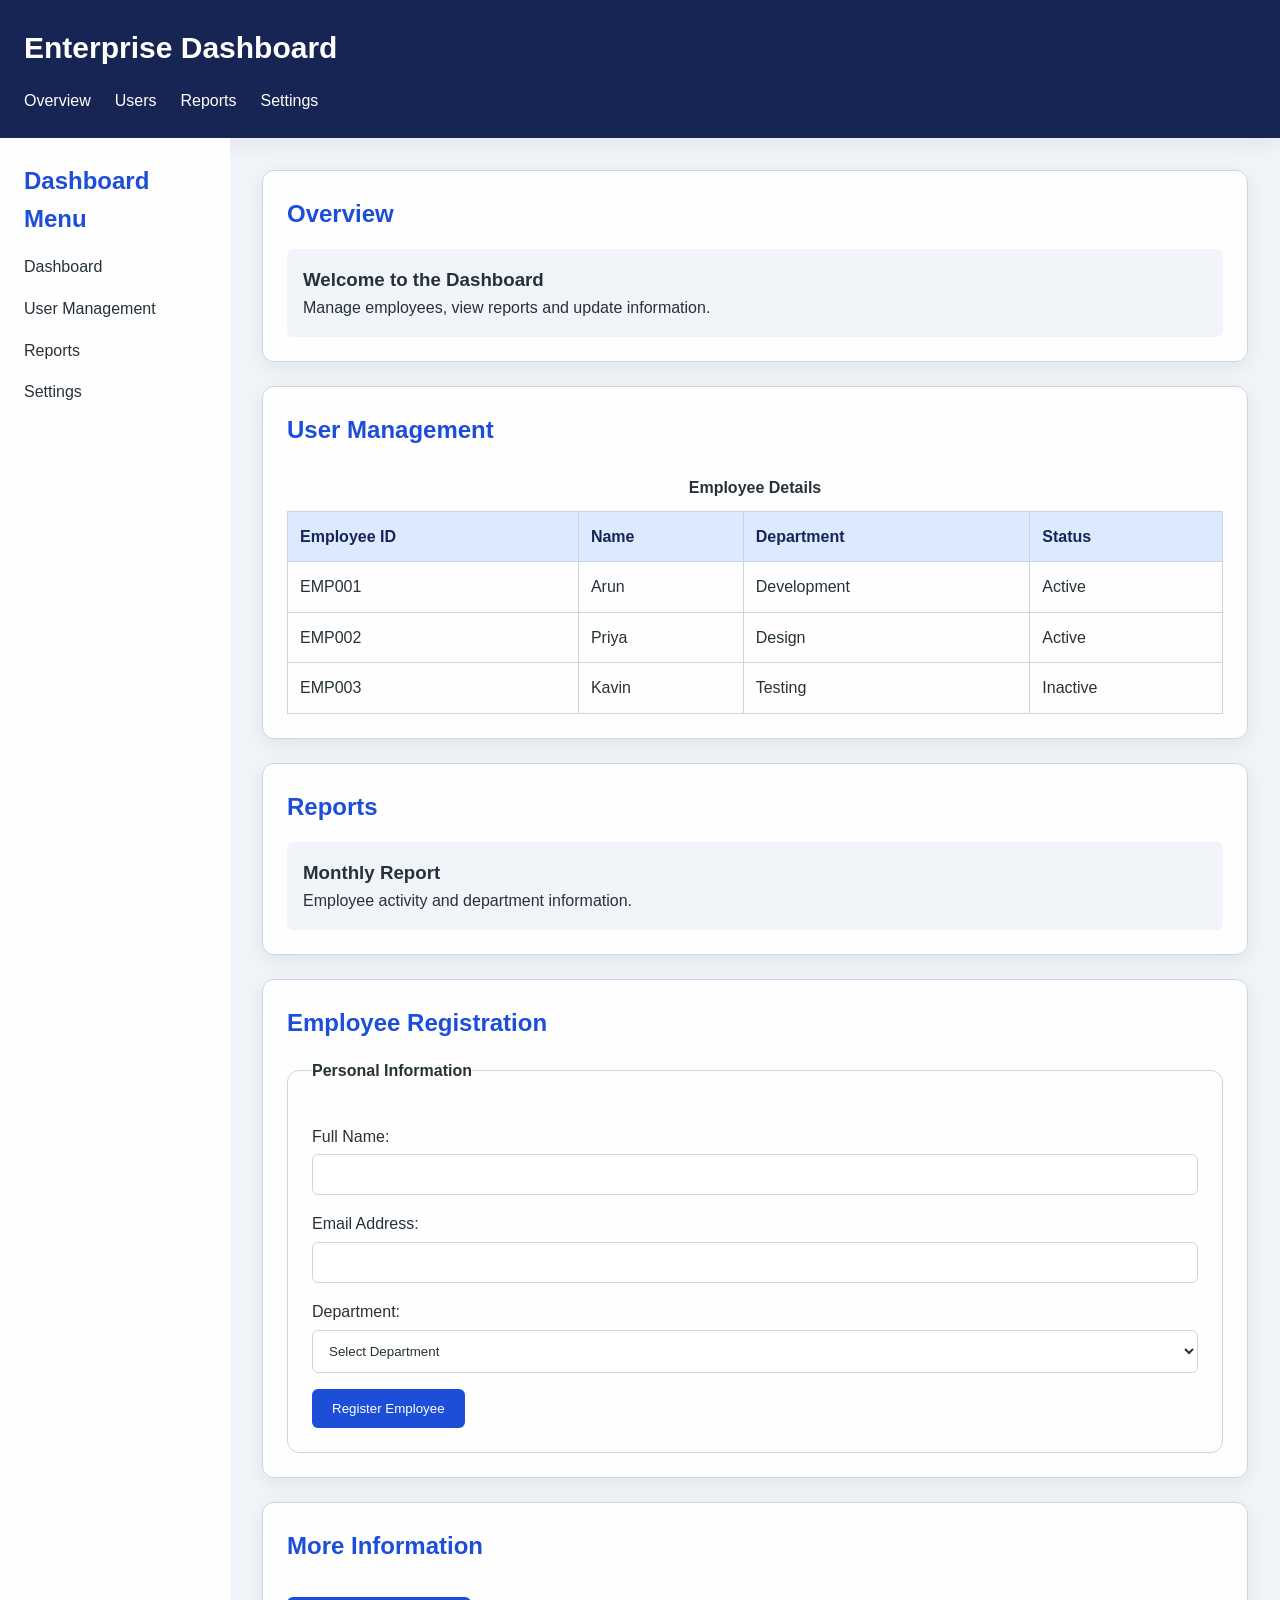
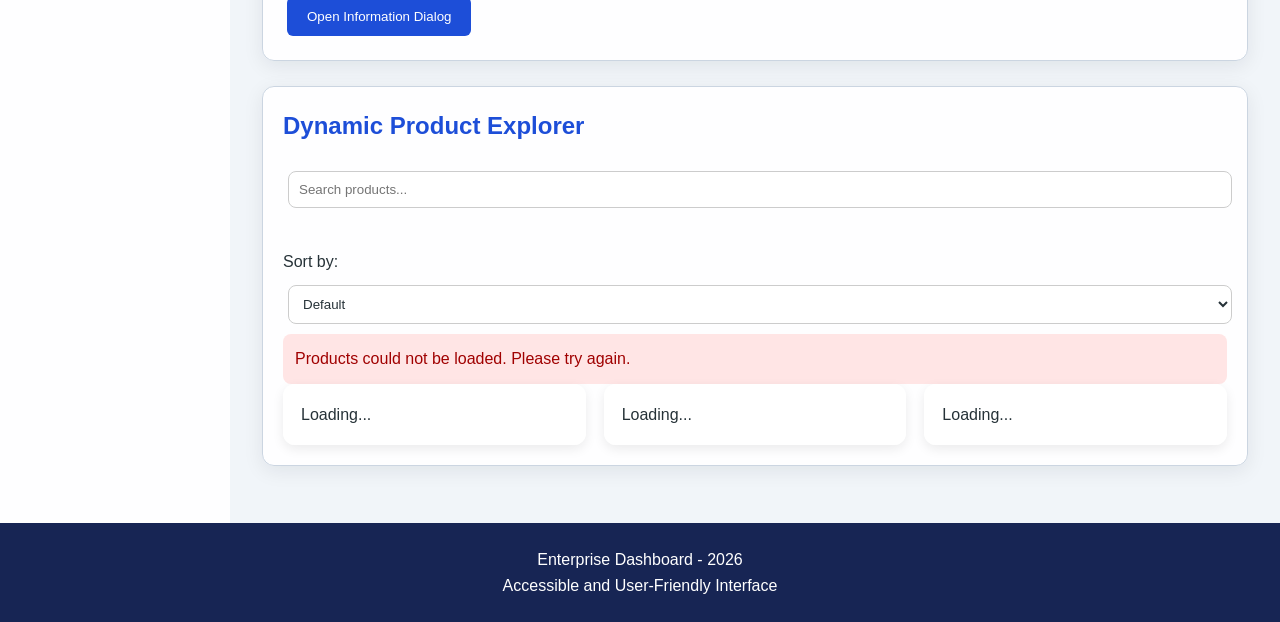
<file: index.html>
<!DOCTYPE html>
<html lang="en">
<head>
    <meta charset="UTF-8">
    <meta name="viewport" content="width=device-width, initial-scale=1.0">
    <title>Enterprise Dashboard</title>
<link rel="stylesheet" href="style.css">
</head>

<body>

    <!-- Header -->
    <header>
        <h1>Enterprise Dashboard</h1>

        <nav aria-label="Main navigation">
            <a href="#overview">Overview</a>
            <a href="users.html">Users</a>
            <a href="reports.html">Reports</a>
            <a href="#settings">Settings</a>
        </nav>
    </header>

    <!-- Sidebar -->
    <aside aria-label="Sidebar navigation">
        <h2>Dashboard Menu</h2>

        <nav aria-label="Dashboard sections">
            <ul>
                <li><a href="#overview">Dashboard</a></li>
                <li><a href="users.html">User Management</a></li>
                <li><a href="reports.html">Reports</a></li>
                <li><a href="#settings">Settings</a></li>
            </ul>
        </nav>
    </aside>

    <!-- Main Content -->
    <main>

        <!-- Overview -->
        <section id="overview">
            <h2>Overview</h2>

            <article>
                <h3>Welcome to the Dashboard</h3>
                <p>Manage employees, view reports and update information.</p>
            </article>
        </section>

        <!-- Employee Table -->
        <section id="users">
            <h2>User Management</h2>

            <table>
                <caption>Employee Details</caption>

                <thead>
                    <tr>
                        <th scope="col">Employee ID</th>
                        <th scope="col">Name</th>
                        <th scope="col">Department</th>
                        <th scope="col">Status</th>
                    </tr>
                </thead>

                <tbody>
                    <tr>
                        <td>EMP001</td>
                        <td>Arun</td>
                        <td>Development</td>
                        <td>Active</td>
                    </tr>

                    <tr>
                        <td>EMP002</td>
                        <td>Priya</td>
                        <td>Design</td>
                        <td>Active</td>
                    </tr>

                    <tr>
                        <td>EMP003</td>
                        <td>Kavin</td>
                        <td>Testing</td>
                        <td>Inactive</td>
                    </tr>
                </tbody>
            </table>
        </section>

        <!-- Reports -->
        <section id="reports">
            <h2>Reports</h2>

            <article>
                <h3>Monthly Report</h3>
                <p>Employee activity and department information.</p>
            </article>
        </section>

        <!-- Accessible Form -->
        <section id="settings">
            <h2>Employee Registration</h2>

            <form id="employeeForm">

                <fieldset>
                    <legend>Personal Information</legend>

                    <label for="employeeName">Full Name:</label>
                    <input
                        type="text"
                        id="employeeName"
                        name="employeeName"
                        autocomplete="name"
                        required
                        minlength="3"
                    >

                    <label for="employeeEmail">Email Address:</label>
                    <input
                        type="email"
                        id="employeeEmail"
                        name="employeeEmail"
                        autocomplete="email"
                        required
                    >

                    <label for="department">Department:</label>
                    <select id="department" name="department" required>
                        <option value="">Select Department</option>
                        <option value="Development">Development</option>
                        <option value="Design">Design</option>
                        <option value="Testing">Testing</option>
                    </select>

                    <button type="submit">Register Employee</button>

                </fieldset>
            </form>

            <p id="formMessage" role="status" aria-live="polite"></p>
        </section>

        <!-- Modal Dialog -->
        <section id="modal-section">
            <h2>More Information</h2>

            <button type="button" id="openModal">
                Open Information Dialog
            </button>

            <dialog id="infoDialog" aria-labelledby="dialogTitle">
                <h2 id="dialogTitle">Dashboard Information</h2>

                <p>This dashboard helps manage employee information.</p>

                <button type="button" id="closeModal">
                    Close Dialog
                </button>
            </dialog>
        </section>

    </main>

    <!-- Footer -->
    <footer>
        <p>Enterprise Dashboard - 2026</p>
        <p>Accessible and User-Friendly Interface</p>
    </footer>

    <!-- JavaScript -->
    <script>
        const dialog = document.getElementById("infoDialog");

        document.getElementById("openModal").addEventListener("click", function () {
            dialog.showModal();
        });

        document.getElementById("closeModal").addEventListener("click", function () {
            dialog.close();
        });

        document.getElementById("employeeForm").addEventListener("submit", function (event) {
            event.preventDefault();

            document.getElementById("formMessage").textContent =
                "Employee information submitted successfully.";

            this.reset();
        });
    </script>
<script type="module" src="app.js"></script>
</body>
</html>
</file>
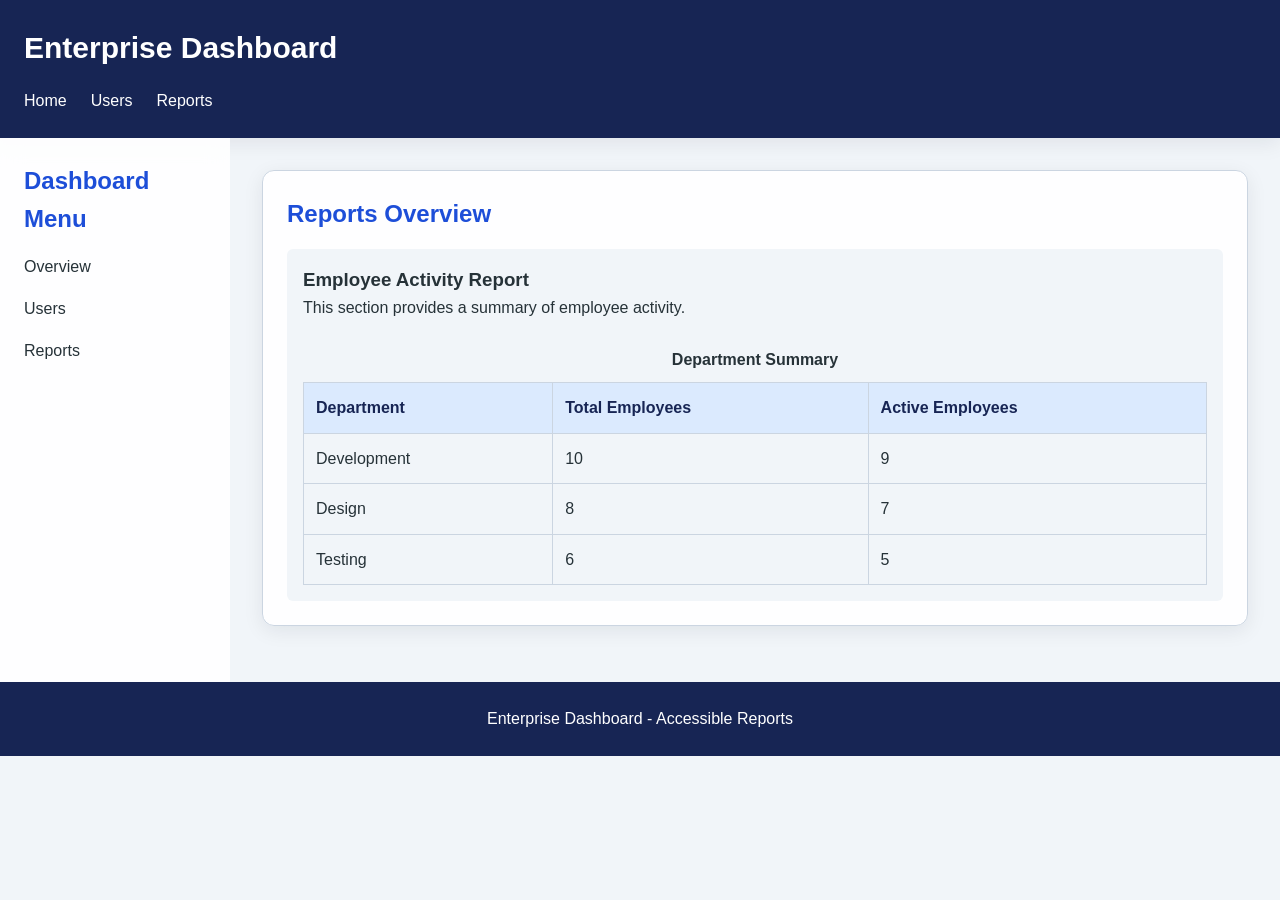
<file: reports.html>
<!DOCTYPE html>
<html lang="en">
<head>
    <meta charset="UTF-8">
    <meta name="viewport" content="width=device-width, initial-scale=1.0">
    <title>Reports - Enterprise Dashboard</title>
    <link rel="stylesheet" href="style.css">
</head>
<body>
    <header>
        <h1>Enterprise Dashboard</h1>
        <nav aria-label="Main navigation">
            <a href="index.html">Home</a>
            <a href="users.html">Users</a>
            <a href="reports.html" aria-current="page">Reports</a>
        </nav>
    </header>

    <aside>
        <h2>Dashboard Menu</h2>
        <nav aria-label="Sidebar navigation">
            <ul>
                <li><a href="index.html">Overview</a></li>
                <li><a href="users.html">Users</a></li>
                <li><a href="reports.html" aria-current="page">Reports</a></li>
            </ul>
        </nav>
    </aside>

    <main>
        <section>
            <h2>Reports Overview</h2>
            <article>
                <h3>Employee Activity Report</h3>
                <p>This section provides a summary of employee activity.</p>
                <table>
                    <caption>Department Summary</caption>
                    <thead>
                        <tr>
                            <th scope="col">Department</th>
                            <th scope="col">Total Employees</th>
                            <th scope="col">Active Employees</th>
                        </tr>
                    </thead>
                    <tbody>
                        <tr>
                            <td>Development</td>
                            <td>10</td>
                            <td>9</td>
                        </tr>
                        <tr>
                            <td>Design</td>
                            <td>8</td>
                            <td>7</td>
                        </tr>
                        <tr>
                            <td>Testing</td>
                            <td>6</td>
                            <td>5</td>
                        </tr>
                    </tbody>
                </table>
            </article>
        </section>
    </main>

    <footer>
        <p>Enterprise Dashboard - Accessible Reports</p>
    </footer>
</body>
</html>
</file>
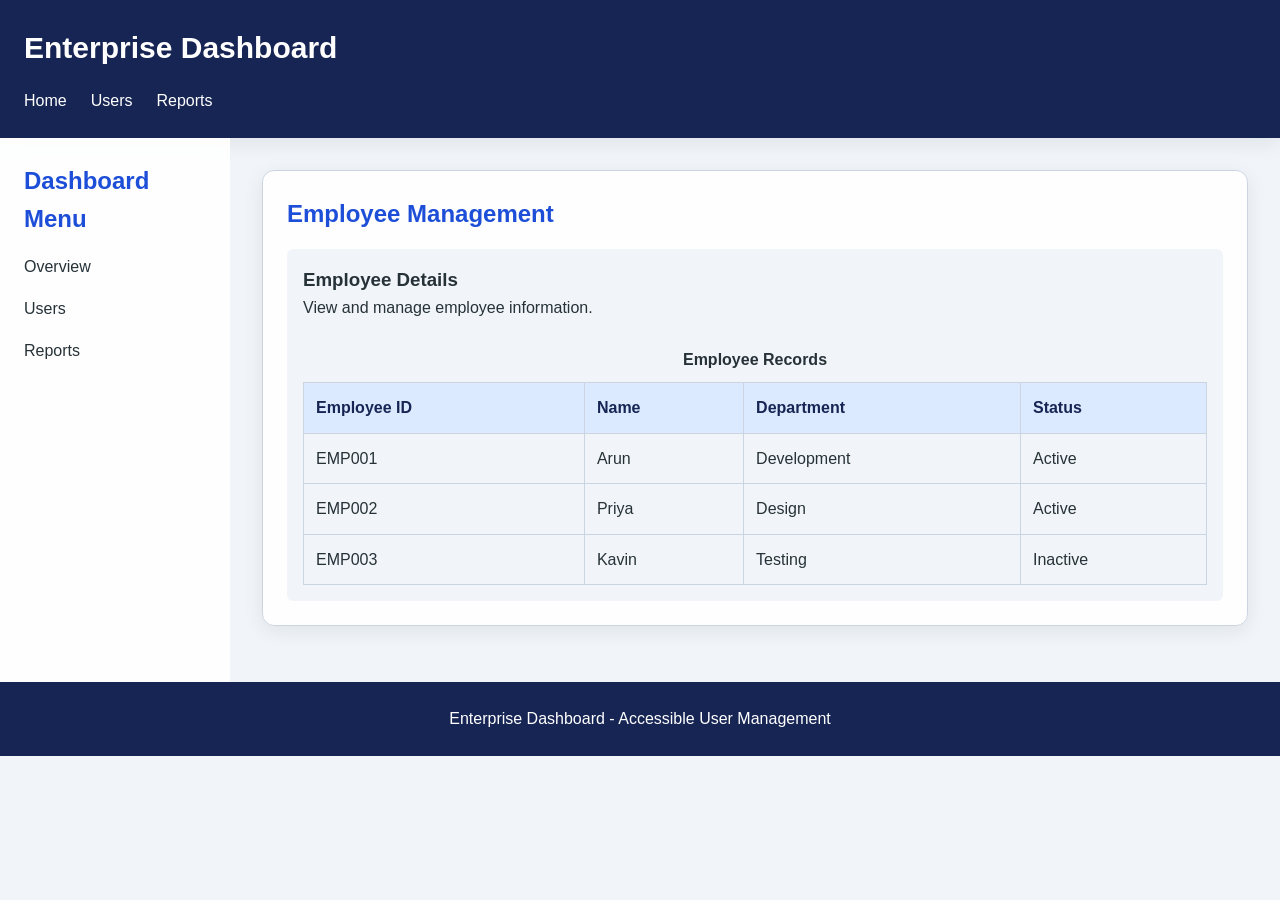
<file: users.html>
<!DOCTYPE html>
<html lang="en">
<head>
    <meta charset="UTF-8">
    <meta name="viewport" content="width=device-width, initial-scale=1.0">
    <title>Users - Enterprise Dashboard</title>
    <link rel="stylesheet" href="style.css">
</head>
<body>
    <header>
        <h1>Enterprise Dashboard</h1>
        <nav aria-label="Main navigation">
            <a href="index.html">Home</a>
            <a href="users.html" aria-current="page">Users</a>
            <a href="reports.html">Reports</a>
        </nav>
    </header>

    <aside>
        <h2>Dashboard Menu</h2>
        <nav aria-label="Sidebar navigation">
            <ul>
                <li><a href="index.html">Overview</a></li>
                <li><a href="users.html" aria-current="page">Users</a></li>
                <li><a href="reports.html">Reports</a></li>
            </ul>
        </nav>
    </aside>

    <main>
        <section>
            <h2>Employee Management</h2>
            <article>
                <h3>Employee Details</h3>
                <p>View and manage employee information.</p>
                <table>
                    <caption>Employee Records</caption>
                    <thead>
                        <tr>
                            <th scope="col">Employee ID</th>
                            <th scope="col">Name</th>
                            <th scope="col">Department</th>
                            <th scope="col">Status</th>
                        </tr>
                    </thead>
                    <tbody>
                        <tr>
                            <td>EMP001</td>
                            <td>Arun</td>
                            <td>Development</td>
                            <td>Active</td>
                        </tr>
                        <tr>
                            <td>EMP002</td>
                            <td>Priya</td>
                            <td>Design</td>
                            <td>Active</td>
                        </tr>
                        <tr>
                            <td>EMP003</td>
                            <td>Kavin</td>
                            <td>Testing</td>
                            <td>Inactive</td>
                        </tr>
                    </tbody>
                </table>
            </article>
        </section>
    </main>

    <footer>
        <p>Enterprise Dashboard - Accessible User Management</p>
    </footer>
</body>
</html>
</file>
<file: style.css>
/* ========================================
   TASK 4 - RESPONSIVE DESIGN ARCHITECTURE
   ======================================== */

/* 1. DESIGN TOKENS */
:root {
    --primary: #172554;
    --primary-light: #1d4ed8;
    --accent: #38bdf8;

    --bg: #f1f5f9;
    --surface: rgba(255, 255, 255, 0.88);
    --text: #263238;
    --muted: #64748b;
    --border: #cbd5e1;

    --font-main: Arial, sans-serif;
    --text-sm: 14px;
    --text-md: 16px;
    --text-lg: 24px;
    --text-xl: 30px;

    --space-1: 5px;
    --space-2: 10px;
    --space-3: 16px;
    --space-4: 24px;
    --space-5: 32px;

    --radius-sm: 6px;
    --radius-md: 12px;
    --radius-lg: 18px;

    --shadow: 0 5px 20px rgba(15, 23, 42, 0.08);
    --transition: 0.3s ease;
}

/* 2. DARK THEME VARIABLES */
[data-theme="dark"] {
    --bg: #0f172a;
    --surface: rgba(30, 41, 59, 0.9);
    --text: #f1f5f9;
    --muted: #cbd5e1;
    --border: #475569;
}

/* 3. GENERAL STYLING */
* {
    box-sizing: border-box;
    margin: 0;
    padding: 0;
}

html {
    scroll-behavior: smooth;
}

body {
    font-family: var(--font-main);
    background: var(--bg);
    color: var(--text);
    line-height: 1.6;
    min-width: 320px;
    overflow-x: hidden;
    transition: background var(--transition),
                color var(--transition);
}

/* 4. HEADER AND NAVIGATION */
header {
    background: var(--primary);
    color: white;
    padding: var(--space-4);
    box-shadow: var(--shadow);
}

header h1 {
    font-size: var(--text-xl);
    margin-bottom: var(--space-3);
}

header nav {
    display: flex;
    align-items: center;
    flex-wrap: wrap;
    gap: var(--space-4);
}

header nav a {
    color: white;
    text-decoration: none;
    transition: color var(--transition);
}

header nav a:hover {
    color: var(--accent);
}

/* 5. DASHBOARD GRID */
body {
    display: grid;
    grid-template-columns: 230px minmax(0, 1fr);
    grid-template-areas:
        "header header"
        "sidebar main"
        "footer footer";
}

header {
    grid-area: header;
}

aside {
    grid-area: sidebar;
    background: var(--surface);
    padding: var(--space-4);
    min-width: 0;
    backdrop-filter: blur(12px);
}

main {
    grid-area: main;
    padding: var(--space-5);
    min-width: 0;
}

/* 6. SIDEBAR */
aside h2 {
    margin-bottom: var(--space-3);
}

aside ul {
    list-style: none;
}

aside li {
    margin: var(--space-3) 0;
}

aside a {
    color: var(--text);
    text-decoration: none;
    transition: color var(--transition);
}

aside a:hover {
    color: var(--primary-light);
}

/* 7. CONTENT CARDS */
section {
    background: var(--surface);
    padding: var(--space-4);
    margin-bottom: var(--space-4);
    border: 1px solid var(--border);
    border-radius: var(--radius-md);
    box-shadow: var(--shadow);
    backdrop-filter: blur(12px);
    transition: transform var(--transition),
                box-shadow var(--transition);
}

section:hover {
    transform: translateY(-3px);
    box-shadow: 0 10px 25px rgba(15, 23, 42, 0.12);
}

h2 {
    color: var(--primary-light);
    margin-bottom: var(--space-3);
    font-size: var(--text-lg);
}

article {
    padding: var(--space-3);
    background: var(--bg);
    border-radius: var(--radius-sm);
}

/* 8. TABLES */
table {
    width: 100%;
    border-collapse: collapse;
    margin-top: var(--space-3);
}

caption {
    font-weight: bold;
    padding: var(--space-2);
}

th, td {
    border: 1px solid var(--border);
    padding: 12px;
    text-align: left;
}

th {
    background: #dbeafe;
    color: #172554;
}

/* 9. FORMS */
fieldset {
    padding: var(--space-4);
    border: 1px solid var(--border);
    border-radius: var(--radius-md);
}

legend {
    font-weight: bold;
}

label {
    display: block;
    margin-top: var(--space-3);
}

input, select {
    width: 100%;
    padding: 12px;
    margin-top: var(--space-1);
    border: 1px solid var(--border);
    border-radius: var(--radius-sm);
    background: var(--surface);
    color: var(--text);
}

/* 10. BUTTONS */
button {
    background: var(--primary-light);
    color: white;
    padding: 12px 20px;
    margin-top: var(--space-3);
    border: none;
    border-radius: var(--radius-sm);
    cursor: pointer;
    transition: background var(--transition),
                transform var(--transition);
}

button:hover {
    background: var(--primary);
    transform: translateY(-2px);
}

/* 11. ACCESSIBILITY FOCUS */
a:focus-visible,
button:focus-visible,
input:focus-visible,
select:focus-visible {
    outline: 3px solid #f59e0b;
    outline-offset: 3px;
}

/* 12. MODAL */
dialog {
    margin: auto;
    padding: var(--space-5);
    border: none;
    border-radius: var(--radius-md);
    max-width: 450px;
    width: calc(100% - 32px);
    background: var(--surface);
    color: var(--text);
    box-shadow: var(--shadow);
}

dialog::backdrop {
    background: rgba(0, 0, 0, 0.6);
    backdrop-filter: blur(5px);
}

/* 13. FOOTER */
footer {
    grid-area: footer;
    background: var(--primary);
    color: white;
    text-align: center;
    padding: var(--space-4);
}

/* 14. TABLET - 768px */
@media (max-width: 1023px) {
    body {
        grid-template-columns: 190px minmax(0, 1fr);
    }

    main {
        padding: var(--space-4);
    }

    header h1 {
        font-size: var(--text-lg);
    }
}

/* 15. MOBILE - 320px to 767px */
@media (max-width: 767px) {
    body {
        grid-template-columns: minmax(0, 1fr);
        grid-template-areas:
            "header"
            "sidebar"
            "main"
            "footer";
    }

    header {
        padding: var(--space-3);
    }

    header nav {
        gap: var(--space-2);
    }

    aside {
        width: 100%;
        padding: var(--space-3);
    }

    aside ul {
        display: flex;
        flex-wrap: wrap;
        gap: var(--space-3);
    }

    aside li {
        margin: 0;
    }

    main {
        padding: var(--space-3);
    }

    section {
        padding: var(--space-3);
    }

    table {
        display: block;
        overflow-x: auto;
        white-space: nowrap;
        max-width: 100%;
    }

    header h1 {
        font-size: 22px;
    }
}

/* 16. LARGE DESKTOP - 1440px */
@media (min-width: 1440px) {
    body {
        grid-template-columns: 260px minmax(0, 1fr);
    }

    main {
        padding: 40px;
    }
}

/* 17. SMALL SCREEN SAFETY */
img, video, iframe {
    max-width: 100%;
}

input, select, button {
    max-width: 100%;
}

/* Task 5 - Product Explorer */

#product-explorer {
    margin: 25px 0;
    padding: 20px;
}

#product-explorer input,
#product-explorer select {
    padding: 10px;
    margin: 10px 5px;
    border: 1px solid #ccc;
    border-radius: 8px;
}

#categoryTabs {
    display: flex;
    flex-wrap: wrap;
    gap: 10px;
    margin: 15px 0;
}

#categoryTabs button,
.product-card button {
    padding: 10px 15px;
    border: none;
    border-radius: 8px;
    cursor: pointer;
    background: #526b58;
    color: white;
}

#productList {
    display: grid;
    grid-template-columns: repeat(auto-fit, minmax(220px, 1fr));
    gap: 18px;
}

.product-card {
    padding: 18px;
    border-radius: 12px;
    background: var(--surface, #fff);
    box-shadow: 0 4px 12px rgba(0,0,0,0.08);
    transition: transform 0.2s ease;
}

.product-card:hover {
    transform: translateY(-4px);
}

.product-card h3 {
    font-size: 16px;
}

#loading {
    padding: 15px;
    text-align: center;
}

#errorBanner {
    padding: 12px;
    background: #ffe5e5;
    color: #a00000;
    border-radius: 8px;
}

@media (max-width: 480px) {
    #product-explorer {
        padding: 10px;
    }

    #productList {
        grid-template-columns: 1fr;
    }
}
/* Loading Skeleton Animation */
#productList .product-card {
    animation: skeletonPulse 1.2s ease-in-out infinite alternate;
}

@keyframes skeletonPulse {
    from {
        opacity: 0.5;
    }
    to {
        opacity: 1;
    }
}
</file>
